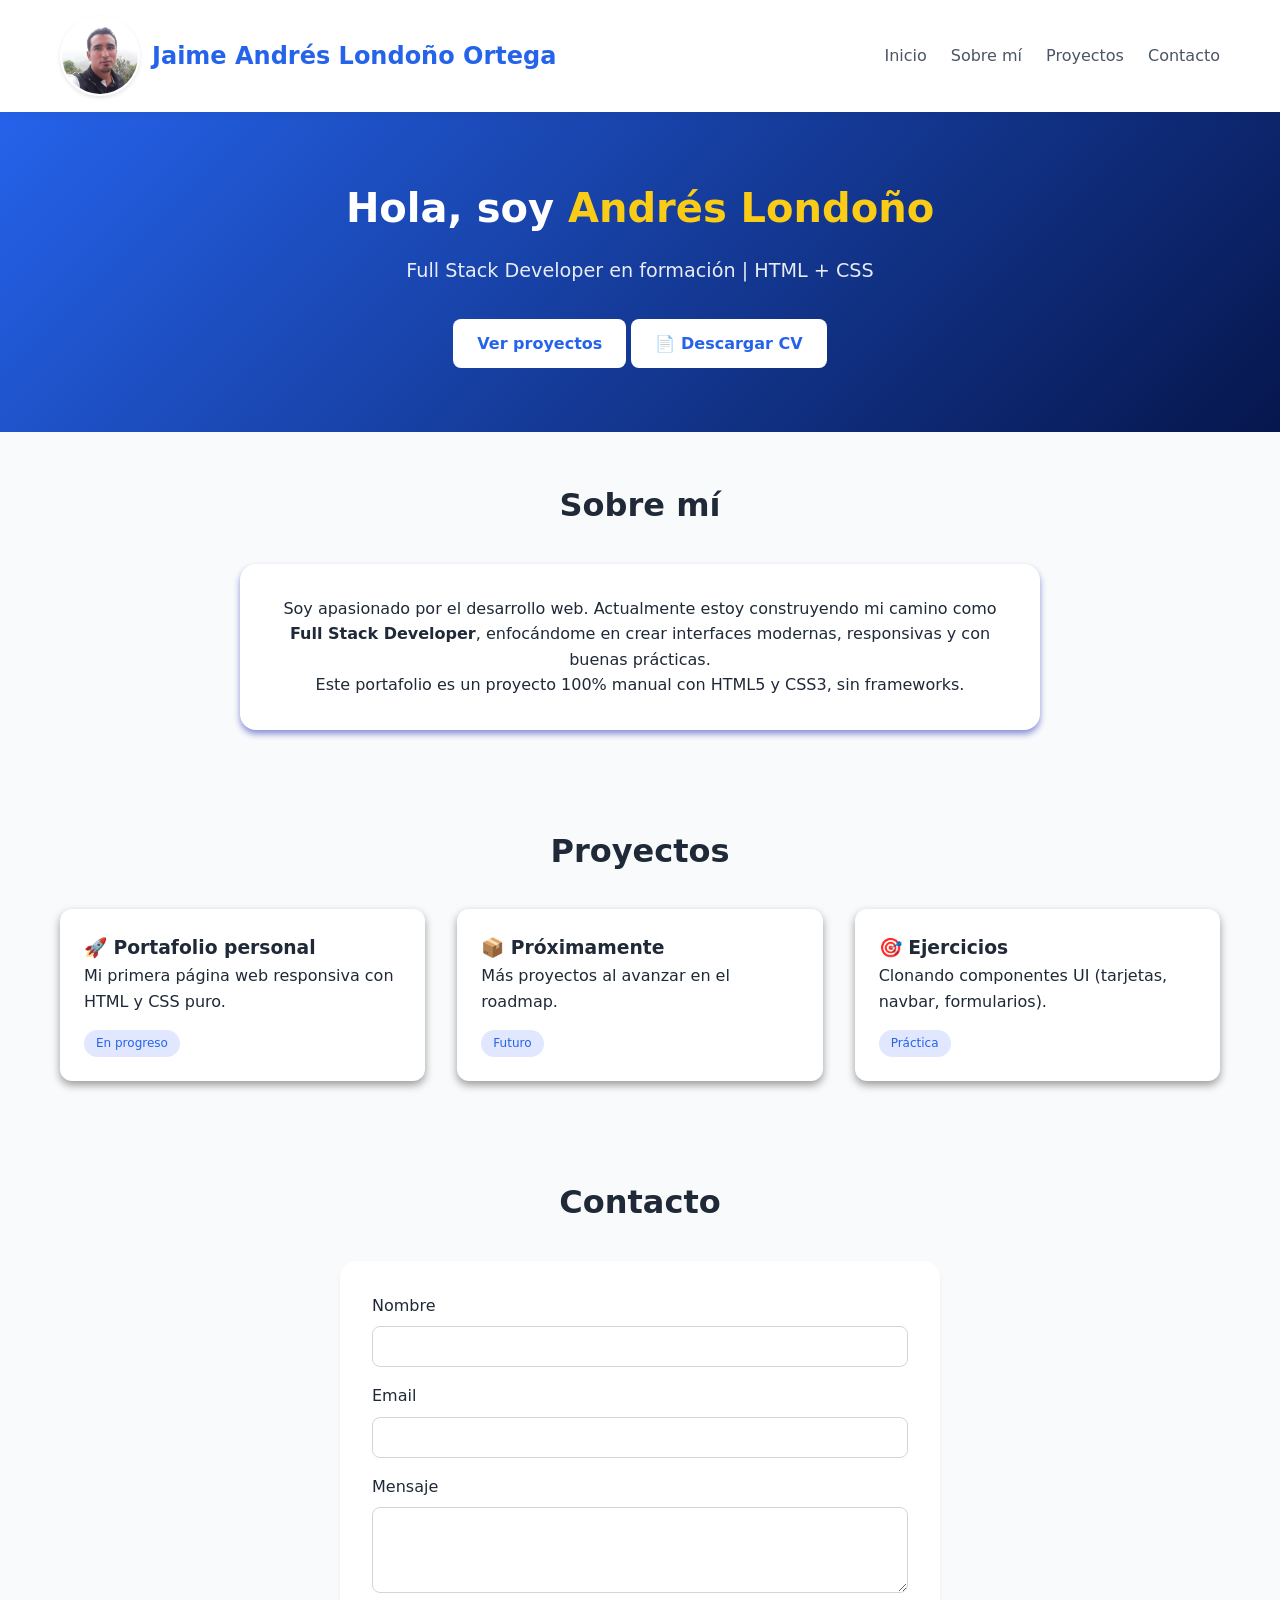
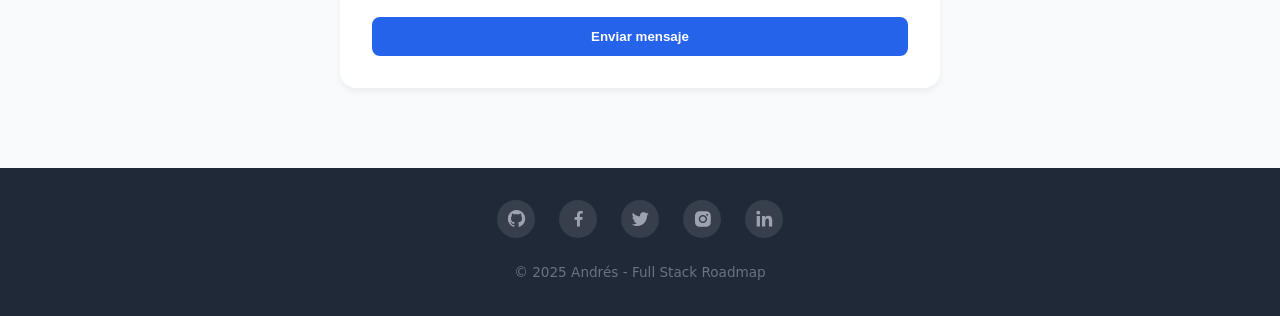
<file: modulo-html-css/my-Portfolio/index.html>
<!DOCTYPE html>
<html lang="es">
<head>
    <meta charset="UTF-8">
    <meta name="viewport" content="width=device-width, initial-scale=1.0">
    <title>Mi Portafolio | JALO</title>
    <link href='https://unpkg.com/boxicons@2.1.4/css/boxicons.min.css' rel='stylesheet'>
    <link rel="stylesheet" href="/modulo-html-css/my-Portfolio/styles/main.css">
</head>
<body>

    <!-- HEADER / NAVEGACIÓN - Barra superior fija con menú de navegación -->
    <header class="header">
        <div class="container">
            <div class="logo">
                <img src="assets/images/perfil.jpg" alt="Foto de perfil" class="logo-img">
                <span class="logo-text">Jaime Andrés Londoño Ortega</span>
            </div>

            <!-- Barra de navegación -->
            <nav class="nav">
                <ul class="nav-list">
                    <!-- Cada <li> contiene un enlace interno (#id) que lleva a una sección -->
                    <li><a href="#inicio" class="nav-link">Inicio</a></li>
                    <li><a href="#sobre-mi" class="nav-link">Sobre mí</a></li>
                    <li><a href="#proyectos" class="nav-link">Proyectos</a></li>
                    <li><a href="#contacto" class="nav-link">Contacto</a></li>
                </ul>
            </nav>
        </div>
    </header>

    <!-- MAIN - Contenido principal de la página -->
    <main>
        
        <!-- SECCIÓN INICIO/HERO - Sección de bienvenida(primera impresión) -->
        <section id="inicio" class="hero">
            <div class="container">
                <h2 class="hero-title">Hola, soy <span class="highlight">Andrés Londoño</span></h2>
                <p class="hero-subtitle">Full Stack Developer en formación | HTML + CSS</p>
                <a href="#proyectos" class="btn">Ver proyectos</a>
                <a href="/modulo-html-css/mi-portafolio/assets/cv/cv-andres.pdf" class="btn btn-outline" download>📄 Descargar CV</a>
            </div>
        </section>

        <!-- SECCIÓN SOBRE MÍ - Información personal y objetivo -->
        <section id="sobre-mi" class="about">
            <div class="container">
                <h2 class="section-title">Sobre mí</h2>
                <div class="about-content">
                    <p>Soy apasionado por el desarrollo web. Actualmente estoy construyendo mi camino como <strong>Full Stack Developer</strong>, enfocándome en crear interfaces modernas, responsivas y con buenas prácticas.</p>
                    <p>Este portafolio es un proyecto 100% manual con HTML5 y CSS3, sin frameworks.</p>
                </div>
            </div>
        </section>

        <!-- SECCIÓN PROYECTOS - Muestra tarjetas de proyectos -->
        <section id="proyectos" class="projects">
            <div class="container">
                <h2 class="section-title">Proyectos</h2>
                
                <div class="projects-grid">
                    
                    <!-- Tarjeta de proyecto 1 -->
                    <div class="project-card">
                        <h3>🚀 Portafolio personal</h3>
                        <p>Mi primera página web responsiva con HTML y CSS puro.</p>
                        <!-- Etiqueta que indica estado del proyecto -->
                        <span class="project-tag">En progreso</span>
                    </div>
                    
                    <!-- Tarjeta de proyecto 2 -->
                    <div class="project-card">
                        <h3>📦 Próximamente</h3>
                        <p>Más proyectos al avanzar en el roadmap.</p>
                        <span class="project-tag">Futuro</span>
                    </div>
                    
                    <!-- Tarjeta de proyecto 3 -->
                    <div class="project-card">
                        <h3>🎯 Ejercicios</h3>
                        <p>Clonando componentes UI (tarjetas, navbar, formularios).</p>
                        <span class="project-tag">Práctica</span>
                    </div>
                    
                </div>
            </div>
        </section>

        <!-- SECCIÓN CONTACTO - Formulario para que visitantes envíen mensajes -->
        <section id="contacto" class="contact">
            <div class="container">
                <h2 class="section-title">Contacto</h2>
                
                <!-- Formulario HTML (aún sin backend, solo estructura frontend) -->
                <form class="contact-form">
                    <div class="form-group">
                        <!-- Label asociado al input mediante "for" que referencia al "id" -->
                        <label for="nombre">Nombre</label>
                        <!-- input tipo texto, required = obligatorio -->
                        <input type="text" id="nombre" name="nombre" required>
                    </div>
                    
                    <div class="form-group">
                        <label for="email">Email</label>
                        <input type="email" id="email" name="email" required>
                    </div>
                    
                    <div class="form-group">
                        <label for="mensaje">Mensaje</label>
                        <!-- textarea = campo multilínea, rows=4 define altura inicial -->
                        <textarea id="mensaje" name="mensaje" rows="4" required></textarea>
                    </div>
                    
                    <!-- Botón de envío -->
                    <button type="submit" class="btn btn-primary">Enviar mensaje</button>
                </form>
            </div>
        </section>
    </main>

    <footer class="footer">
        <div class="container">
            <!-- REDES SOCIALES -->
            <div class="social-media">
                <a href="https://github.com/AndresLondon27" target="_blank" class="social-icon" aria-label="GitHub">
                    <i class='bx bxl-github'></i>
                </a>
                <a href="#" target="_blank" class="social-icon" aria-label="Facebook">
                    <i class='bx bxl-facebook'></i>
                </a>
                <a href="#" target="_blank" class="social-icon" aria-label="Twitter">
                    <i class='bx bxl-twitter'></i>
                </a>
                <a href="#" target="_blank" class="social-icon" aria-label="Instagram">
                    <i class='bx bxl-instagram-alt'></i>
                </a>
                <a href="#" target="_blank" class="social-icon" aria-label="LinkedIn">
                    <i class='bx bxl-linkedin'></i>
                </a>
            </div>
            
            <!-- COPYRIGHT -->
            <p class="copyright">&copy; 2025 Andrés - Full Stack Roadmap</p>
        </div>
    </footer>

<!-- <script src="/modulo-html-css/mi-portafolio/js/main.js"></script> -->
 <script src="js/main.js"></script>

</body>
</html>
</file>
<file: modulo-html-css/my-Portfolio/styles/main.css>
/* Selector universal (*) - afecta a TODOS los elementos HTML */
* {
    margin: 0;           /* Elimina margen exterior por defecto */
    padding: 0;          /* Elimina relleno interior por defecto */
    box-sizing: border-box;  /* Padding y border NO aumenten el ancho total */
}

/* ESTILOS BASE DEL BODY */
body {
    font-family: system-ui, -apple-system, 'Segoe UI', Roboto, sans-serif;
    line-height: 1.6; /* Altura entre líneas:1.6 mejora la legibilidad textos largos */
    color: #1f2937; /* Color texto */
    background-color: #f9fafb; /* Color fondo */
}

/* CONTENEDOR PRINCIPAL */
.container {
    max-width: 1200px; /* El contenido no crece más de 1200px */
    margin: 0 auto; /* Centra horizontalmente (auto distribuye espacio sobrante) */
    padding: 0 20px; /* 20px de relleno izquierda/derecha (evita que toque bordes) */
}

/* HEADER (BARRA DE NAVEGACIÓN) */
.header {
    background-color: #ffffff;
    box-shadow: 0 2px 10px rgba(0,0,0,0.05);  /* Sombra muy sutil abajo */    
    position: sticky;  /* Se comporta como fixed pero dentro de su contenedor */
    top: 0;  /* Se pega al borde superior al hacer scroll */
    z-index: 100;  /* Se mantiene POR ENCIMA de otros elementos */
}

/* Estilo específico para el container DENTRO del header */
.header .container {
    display: flex;  /* Activa Flexbox (layout moderno) */
    justify-content: space-between;  /* Logo izquierda, nav derecha (separados) */
    align-items: center;  /* Centra verticalmente los hijos */
    flex-wrap: wrap;  /* Si no hay espacio, los elementos bajan a nueva línea */
    padding: 1rem 20px;  /* 1rem = 16px arriba/abajo, 20px lados */
}

.logo {
    display: flex;           /* Pone imagen y texto en línea */
    align-items: center;     /* Centra verticalmente */
    gap: 0.75rem;            /* Espacio entre imagen y texto (12px) */
}

.logo-img {
    width: 80px;             /* Ancho de la imagen */
    height: 80px;            /* Alto de la imagen */
    border-radius: 50%;      /* Convierte la imagen en un círculo perfecto */
    object-fit: cover;       /* La imagen se recorta para llenar el círculo sin deformarse */
    border: 2px solid #ffffff;  /* Borde blanco alrededor (opcional) */
    box-shadow: 0 2px 4px rgba(0,0,0,0.1);  /* Sombra suave (opcional) */
}

.logo-text {
    font-size: 1.5rem;       /* Tamaño del texto */
    font-weight: bold;       /* Negrita */
    color: #2563eb;          /* Azul vibrante */
}

/* Para móviles (pantallas pequeñas) */
@media (max-width: 768px) {
    .logo-img {
        width: 50px;  /* Más grande que antes (era 32px) */
        height: 50px;
    }
    
    .logo-text {
        font-size: 1rem;
    }
}

/* MENÚ DE NAVEGACIÓN */
.nav-list {
    display: flex;  /* Los <li> se ponen en horizontal */
    gap: 1.5rem;  /* Espacio ENTRE cada elemento */
    list-style: none;  /* Elimina los puntos/bullets de la lista */
}

.nav-link {
    text-decoration: none;  /* Elimina el subrayado de los enlaces <a> */
    color: #4b5563;         /* color texto */
    font-weight: 500;       /* estylo texto */
    transition: color 0.3s; /* Animación suave al cambiar color (0.3 segundos) */
}

.nav-link:hover {
    color: #2563eb;
}

/* BANNER PRINCIPAL */
.hero {
    background: linear-gradient(135deg, #2563eb 0%, #06164d 100%);
        /* Degradado diagonal (135 grados) */
        /* 0% = inicio, 100% = fin */
        /* De azul claro a azul más oscuro */
    color: white;
    text-align: center;
    padding: 4rem 0;  /* arriba/abajo */
}

.hero-title {
    font-size: 2.5rem;
    margin-bottom: 1rem;  /* Espacio debajo del título */
}

.highlight {
    color: #facc15;  /* (para resaltar el nombre) */
}

.hero-subtitle {
    font-size: 1.2rem;
    margin-bottom: 2rem;  /* Espacio debajo antes del botón */
    opacity: 0.9;  /* 90% de opacidad (ligeramente transparente) */
}

/* BOTONES */
.btn {
    display: inline-block; /* Se comporta como bloque pero en línea con texto */
    background-color: white;
    color: #2563eb;
    padding: 0.75rem 1.5rem; /* arriba/abajo, lados */
    text-decoration: none;  /* Sin subrayado */
    border-radius: 8px;  /* Bordes redondeados */
    font-weight: bold;  /* Negrita */
    transition: transform 0.2s, box-shadow 0.2s;  /* Anima 2 propiedades */
}

.btn:hover {
    transform: translateY(-2px);  /* Se eleva 2px hacia arriba */
    box-shadow: 0 4px 12px rgba(255, 255, 255, 0.87);  /* Sombra más pronunciada */
}

/* SECCIONES GENERALES */
section {
    padding: 3rem 0;  /* arriba/abajo en cada sección */
}

.section-title {
    font-size: 2rem;  /* 32px */
    text-align: center;  /* Centrado */
    margin-bottom: 2rem;  /* Espacio debajo del título */
    color: #1f2937;  /* Gris oscuro */
}

/* SECCIÓN "SOBRE MÍ / ABOUT" */
.about-content {
    max-width: 800px;
    margin: 0 auto;  /* Centrado horizontal */
    text-align: center;  /* Texto centrado */
    background: white;  /* Fondo blanco */
    padding: 2rem;  /* 32px de relleno interno */
    border-radius: 16px;  /* Bordes muy redondeados */
    box-shadow: 0 4px 6px rgba(4, 21, 175, 0.459); /* Sombra suave */
}

/* PROYECTOS - CSS GRID */
.projects-grid {
    display: grid; /* Activa CSS Grid */
    grid-template-columns: repeat(auto-fit, minmax(280px, 1fr));
    /* repeat = repite el patrón */
    /* auto-fit = crea tantas columnas como quepan */
    /* minmax(280px, 1fr) = mínimo 280px, máximo 1 fracción del espacio */
    gap: 2rem;  /* Espacio ENTRE tarjetas (32px) */
}

/* Tarjeta de proyecto individual */
.project-card {
    background: white;
    padding: 1.5rem;  /* 24px */
    border-radius: 12px;
    box-shadow: 0 4px 8px rgba(0, 0, 0, 0.39);
    transition: transform 0.2s;  /* Solo anima transformación */
}

.project-card:hover {
    transform: translateY(-5px);  /* Se eleva 5px */
}

/* Etiqueta dentro de cada proyecto (ej: "En progreso") */
.project-tag {
    display: inline-block;   /* Ocupa solo su contenido, pero acepta padding */
    background: #e0e7ff;     /* Azul muy claro */
    color: #2563eb;          /* Texto azul */
    font-size: 0.75rem;      /* 12px */
    padding: 0.25rem 0.75rem; /* 4px arriba/abajo, 12px lados */
    border-radius: 20px;     /* Bordes completamente redondeados (píldora) */
    margin-top: 1rem;        /* Separación del contenido superior */
}

/* FORMULARIO DE CONTACTO */
.contact-form {
    max-width: 600px;
    margin: 0 auto;
    background: white;
    padding: 2rem;
    border-radius: 16px;
    box-shadow: 0 4px 6px rgba(0,0,0,0.05);
}

.form-group {
    margin-bottom: 1rem;     /* Separación entre campos */
}

.form-group label {
    display: block;          /* Ocupa toda la línea */
    font-weight: 500;
    margin-bottom: 0.5rem;   /* Separación entre label y input */
}

/* Estilos para inputs y textarea */
.form-group input,
.form-group textarea {
    width: 100%;  /* Ocupa todo el ancho disponible */
    padding: 0.75rem;  /* 12px de relleno interno */
    border: 1px solid #d1d5db;  /* Borde gris claro */
    border-radius: 8px;
    font-family: inherit;  /* Hereda la fuente del body */
}

/* Botón del formulario */
.btn-primary {
    background-color: #2563eb;
    color: white;
    border: none;
    cursor: pointer; /* Manita al pasar el mouse */
    width: 100%; /* Ocupa todo el ancho */
}

.btn-primary:hover {
    background-color: #1d4ed8;
}

/* FOOTER (PIE DE PÁGINA) */


.footer {
    background-color: #1f2937;  /* Gris muy oscuro */
    color: #9ca3af;             /* Gris claro para contraste sutil */
    text-align: center;
    padding: 2rem 0;            /* Más padding para dar espacio */
    margin-top: 2rem;
}

/* Redes sociales en footer */
.social-media {
    display: flex;
    justify-content: center;
    gap: 1.5rem;
    margin-bottom: 1.5rem;     /* Separación del copyright */
}

.social-icon {
    display: inline-flex;
    align-items: center;
    justify-content: center;
    width: 38px;
    height: 38px;
    background-color: rgba(255, 255, 255, 0.1);
    border-radius: 50%;
    color: #9ca3af;
    font-size: 1.3rem;
    transition: all 0.3s ease;
    text-decoration: none;
}

.social-icon:hover {
    background-color: #2563eb;
    color: white;
    transform: translateY(-3px);
}

/* Copyright */
.copyright {
    font-size: 0.85rem;
    color: #6b7280;
    margin: 0;
}

/* MEDIA QUERIES (RESPONSIVE) */
@media (max-width: 768px) {
    /* En móvil: el header cambia a columna */
    .header .container {
        flex-direction: column;  /* Apila logo y nav verticalmente */
        gap: 0.5rem;             /* Espacio reducido entre ellos */
    }

    /* Menú de navegación en móvil */
    .nav-list {
        flex-wrap: wrap;         /* Si no caben, bajan a nueva línea */
        justify-content: center; /* Centrados horizontalmente */
        gap: 1rem;               /* Espacio reducido entre enlaces */
    }

    /* Título hero más pequeño en móvil */
    .hero-title {
        font-size: 1.8rem;       /* 28.8px (más legible en pantalla chica) */
    }

    /* Títulos de sección más pequeños */
    .section-title {
        font-size: 1.5rem;       /* 24px */
    }

    /* Grid de proyectos: fuerza 1 sola columna en móvil */
    .projects-grid {
        grid-template-columns: 1fr;  /* 1fr = una sola columna */
    }
}
</file>
